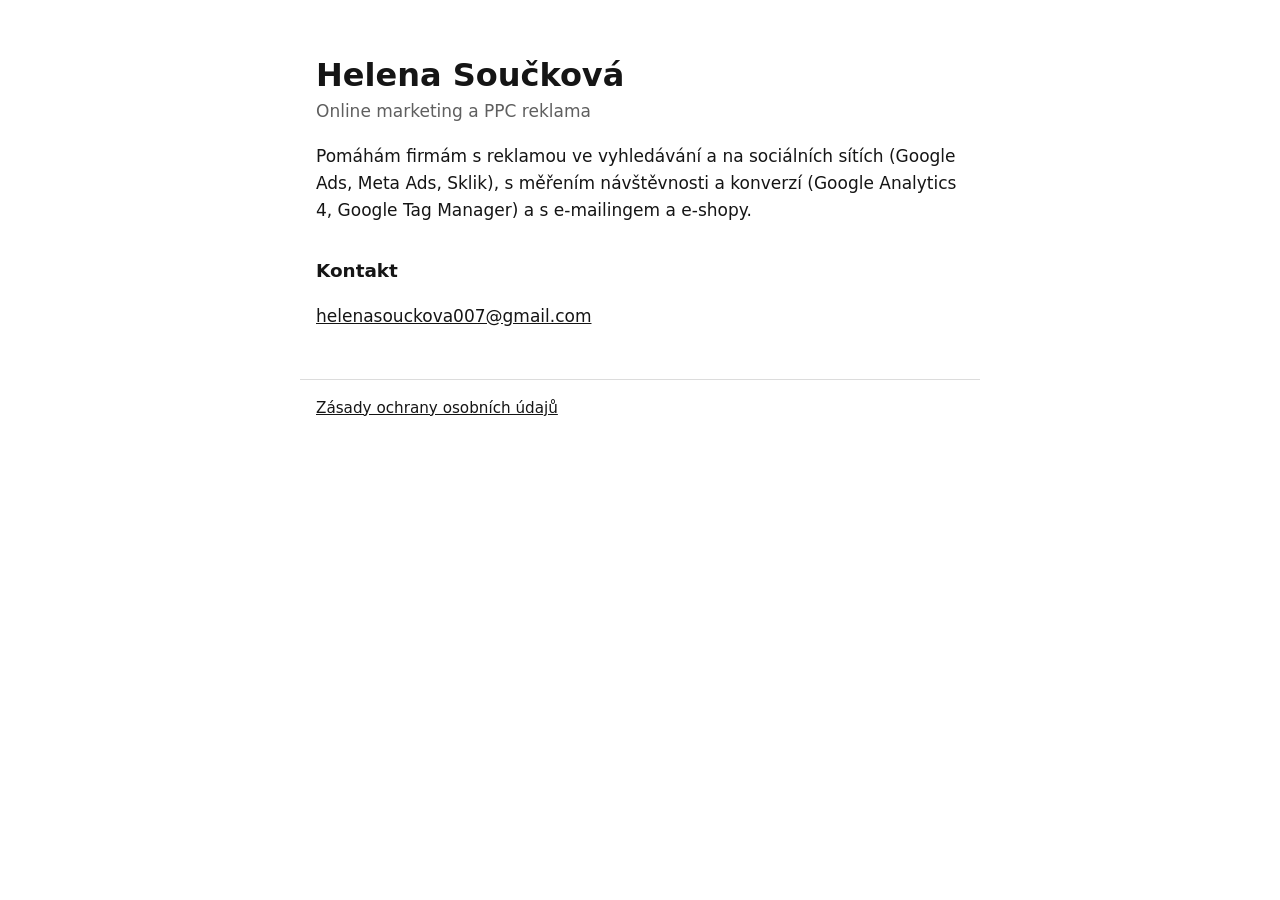
<file: index.html>
<!doctype html>
<html lang="cs">
<head>
  <meta charset="utf-8">
  <meta name="viewport" content="width=device-width, initial-scale=1">
  <title>Helena Součková – online marketing a PPC</title>
  <meta name="description" content="Helena Součková, specialistka na online marketing a PPC reklamu.">
  <link rel="stylesheet" href="style.css">
</head>
<body>
  <main>
    <h1>Helena Součková</h1>
    <p class="lead">Online marketing a PPC reklama</p>

    <p>Pomáhám firmám s reklamou ve vyhledávání a na sociálních sítích (Google Ads, Meta Ads, Sklik), s měřením návštěvnosti a konverzí (Google Analytics 4, Google Tag Manager) a s e-mailingem a e-shopy.</p>

    <h2>Kontakt</h2>
    <p><a href="mailto:helenasouckova007@gmail.com">helenasouckova007@gmail.com</a></p>
  </main>

  <footer>
    <a href="/privacy.html">Zásady ochrany osobních údajů</a>
  </footer>
</body>
</html>
</file>
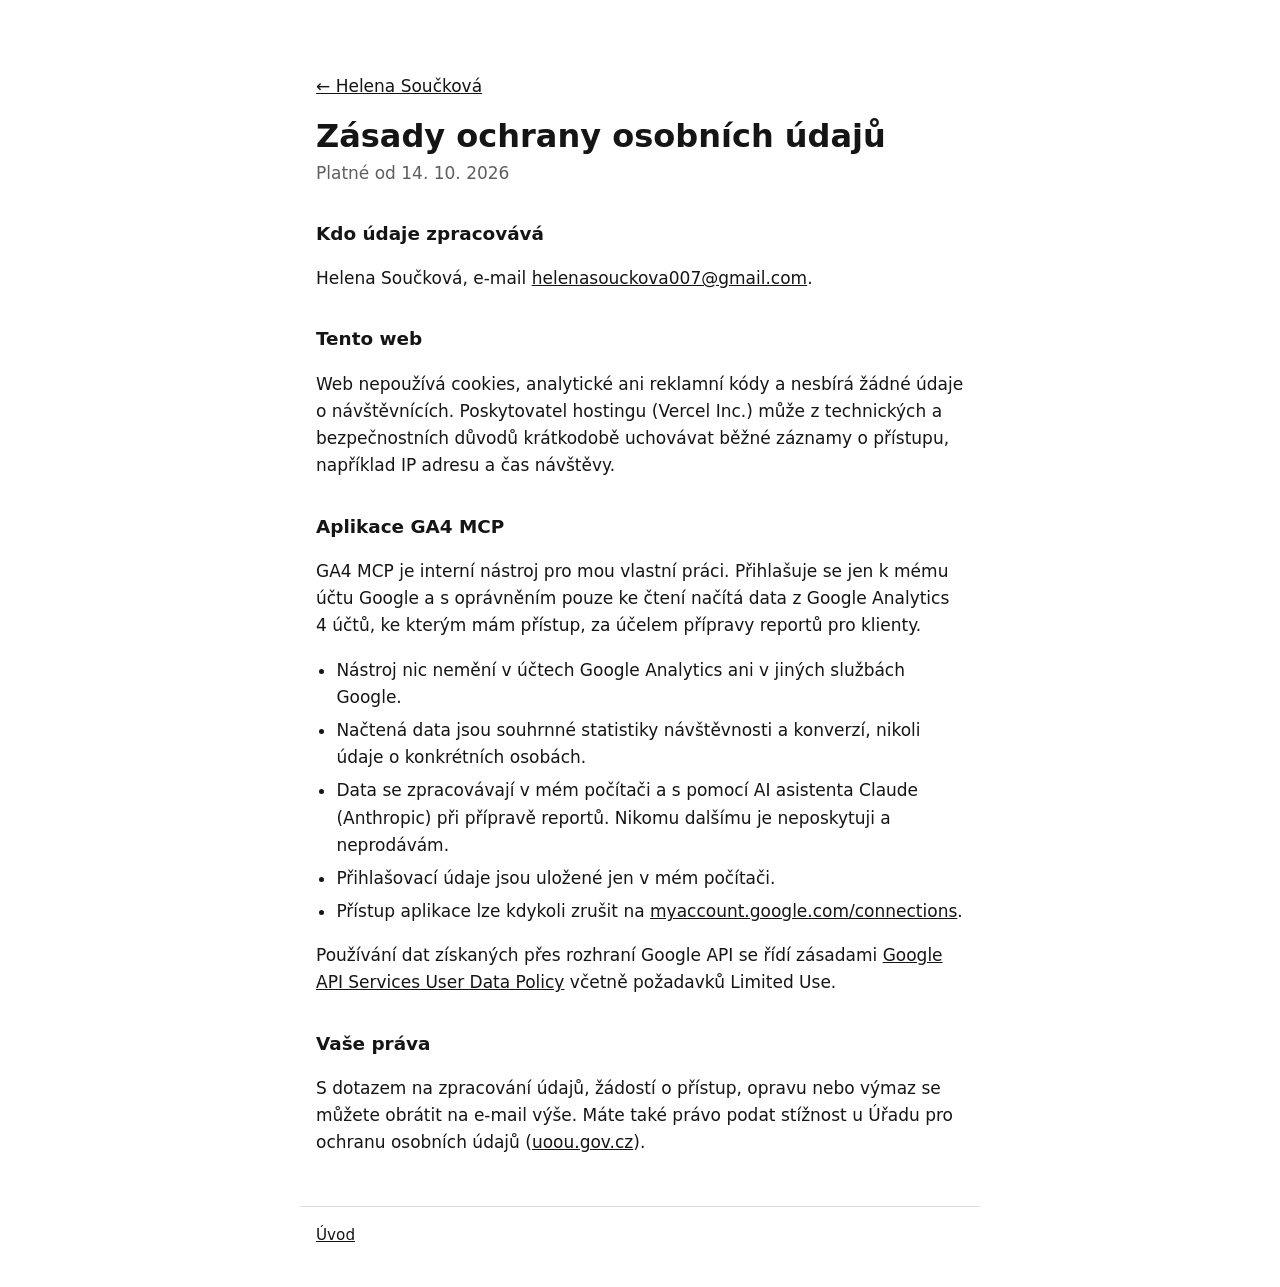
<file: privacy.html>
<!doctype html>
<html lang="cs">
<head>
  <meta charset="utf-8">
  <meta name="viewport" content="width=device-width, initial-scale=1">
  <title>Zásady ochrany osobních údajů – Helena Součková</title>
  <link rel="stylesheet" href="style.css">
</head>
<body>
  <main>
    <p><a href="/">← Helena Součková</a></p>
    <h1>Zásady ochrany osobních údajů</h1>
    <p class="lead">Platné od 14. 10. 2026</p>

    <h2>Kdo údaje zpracovává</h2>
    <p>Helena Součková, e-mail <a href="mailto:helenasouckova007@gmail.com">helenasouckova007@gmail.com</a>.</p>

    <h2>Tento web</h2>
    <p>Web nepoužívá cookies, analytické ani reklamní kódy a nesbírá žádné údaje o návštěvnících. Poskytovatel hostingu (Vercel Inc.) může z technických a bezpečnostních důvodů krátkodobě uchovávat běžné záznamy o přístupu, například IP adresu a čas návštěvy.</p>

    <h2>Aplikace GA4 MCP</h2>
    <p>GA4 MCP je interní nástroj pro mou vlastní práci. Přihlašuje se jen k mému účtu Google a s oprávněním pouze ke čtení načítá data z Google Analytics 4 účtů, ke kterým mám přístup, za účelem přípravy reportů pro klienty.</p>
    <ul>
      <li>Nástroj nic nemění v účtech Google Analytics ani v jiných službách Google.</li>
      <li>Načtená data jsou souhrnné statistiky návštěvnosti a konverzí, nikoli údaje o konkrétních osobách.</li>
      <li>Data se zpracovávají v mém počítači a s pomocí AI asistenta Claude (Anthropic) při přípravě reportů. Nikomu dalšímu je neposkytuji a neprodávám.</li>
      <li>Přihlašovací údaje jsou uložené jen v mém počítači.</li>
      <li>Přístup aplikace lze kdykoli zrušit na <a href="https://myaccount.google.com/connections">myaccount.google.com/connections</a>.</li>
    </ul>
    <p>Používání dat získaných přes rozhraní Google API se řídí zásadami <a href="https://developers.google.com/terms/api-services-user-data-policy">Google API Services User Data Policy</a> včetně požadavků Limited Use.</p>

    <h2>Vaše práva</h2>
    <p>S dotazem na zpracování údajů, žádostí o přístup, opravu nebo výmaz se můžete obrátit na e-mail výše. Máte také právo podat stížnost u Úřadu pro ochranu osobních údajů (<a href="https://uoou.gov.cz">uoou.gov.cz</a>).</p>
  </main>

  <footer>
    <a href="/">Úvod</a>
  </footer>
</body>
</html>
</file>
<file: style.css>
:root {
  --text: #151515;
  --muted: #5f5f5f;
  --line: #dcdcdc;
  --bg: #ffffff;
}

* { box-sizing: border-box; }

body {
  margin: 0;
  background: var(--bg);
  color: var(--text);
  font: 17px/1.6 Calibri, "Segoe UI", system-ui, -apple-system, sans-serif;
}

main, footer {
  max-width: 680px;
  margin: 0 auto;
  padding: 0 16px;
}

main { padding-top: 56px; padding-bottom: 32px; }

h1 { font-size: 2rem; line-height: 1.2; margin: 0 0 4px; }
h2 { font-size: 1.15rem; margin: 32px 0 8px; }

.lead { color: var(--muted); margin-top: 0; }

a { color: var(--text); }

ul { padding-left: 1.2em; }
li { margin-bottom: 6px; }

footer {
  border-top: 1px solid var(--line);
  padding-top: 16px;
  padding-bottom: 40px;
  font-size: 0.95rem;
}
</file>
